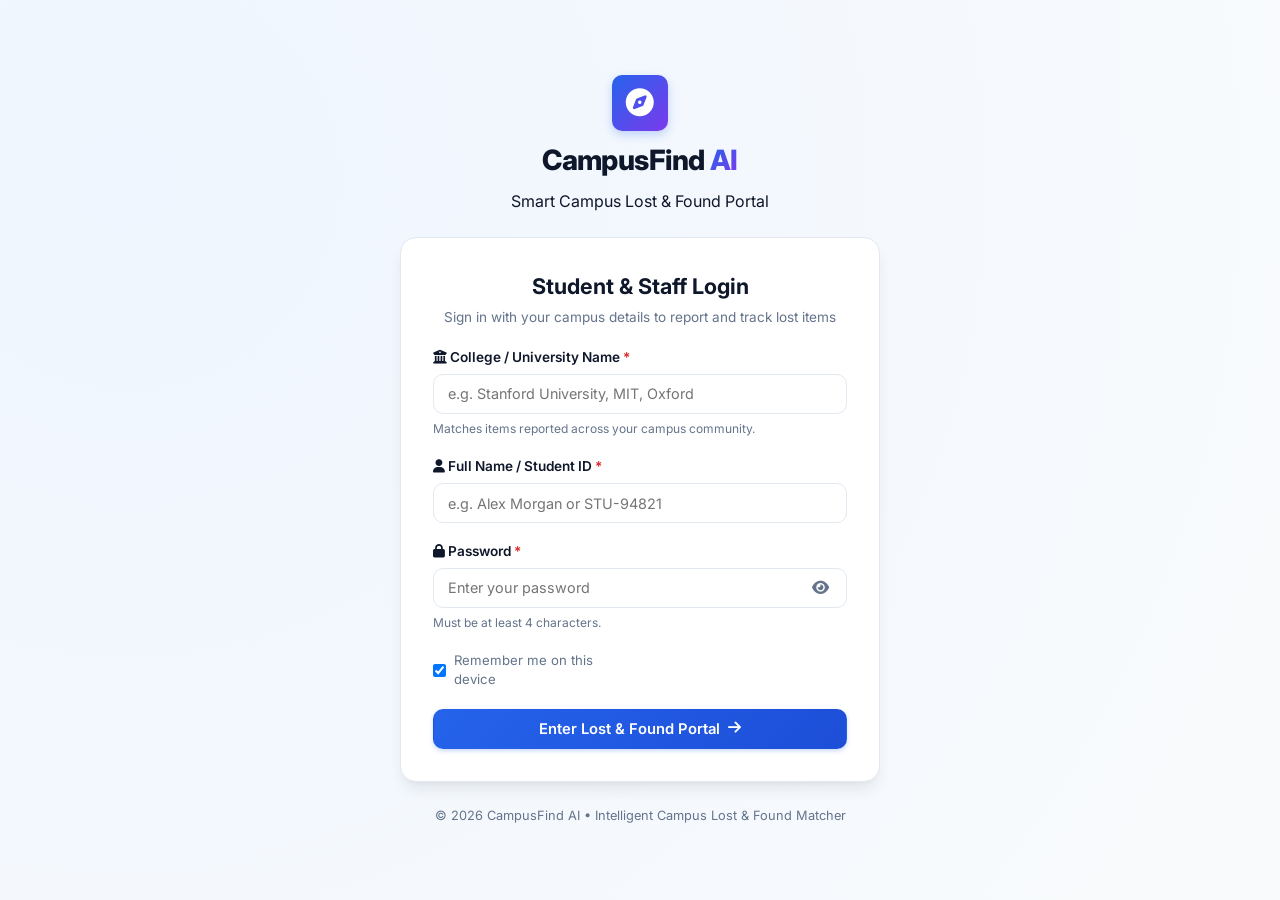
<file: index.html>
<!DOCTYPE html>
<html lang="en">
<head>
  <meta charset="UTF-8" />
  <meta name="viewport" content="width=device-width, initial-scale=1.0" />
  <title>Campus Lost &amp; Found AI Matcher</title>
  <link rel="stylesheet" href="styles.css" />
  <!-- Font Awesome for modern icons -->
  <link rel="stylesheet" href="https://cdnjs.cloudflare.com/ajax/libs/font-awesome/6.4.0/css/all.min.css" />
  <!-- Google Fonts for crisp typography -->
  <link rel="preconnect" href="https://fonts.googleapis.com">
  <link rel="preconnect" href="https://fonts.gstatic.com" crossorigin>
  <link href="https://fonts.googleapis.com/css2?family=Inter:wght@400;500;600;700;800&display=swap" rel="stylesheet">
</head>
<body>

  <!-- Top Navigation Bar -->
  <header class="navbar">
    <div class="nav-container">
      <div class="brand">
        <div class="brand-icon">
          <i class="fa-solid fa-compass"></i>
        </div>
        <div class="brand-text">
          <h1>CampusFind <span>AI</span></h1>
          <p class="tagline">Smart Campus Lost &amp; Found Matcher</p>
        </div>
      </div>

      <div class="nav-actions">
        <!-- Logged-in user profile pill -->
        <div id="userProfileBadge" class="user-profile-badge" style="display: none;">
          <div class="user-avatar"><i class="fa-solid fa-graduation-cap"></i></div>
          <div class="user-meta">
            <span id="navUserName" class="user-name">Student</span>
            <span id="navCollegeName" class="user-college">Campus</span>
          </div>
          <button id="logoutBtn" class="logout-btn" title="Sign out" aria-label="Sign out">
            <i class="fa-solid fa-arrow-right-from-bracket"></i>
          </button>
        </div>

        <button id="openReportModalBtn" class="btn btn-primary">
          <i class="fa-solid fa-plus-circle"></i>
          <span>Report an Item</span>
        </button>
      </div>
    </div>
  </header>

  <!-- Main Container -->
  <main class="main-container">

    <!-- Hero / Stats Dashboard -->
    <section class="stats-section">
      <div class="stat-card">
        <div class="stat-icon lost-icon"><i class="fa-solid fa-magnifying-glass"></i></div>
        <div class="stat-info">
          <h3 id="statLostCount">0</h3>
          <p>Lost Items</p>
        </div>
      </div>
      <div class="stat-card">
        <div class="stat-icon found-icon"><i class="fa-solid fa-hand-holding-heart"></i></div>
        <div class="stat-info">
          <h3 id="statFoundCount">0</h3>
          <p>Found Items</p>
        </div>
      </div>
      <div class="stat-card">
        <div class="stat-icon reunited-icon"><i class="fa-solid fa-circle-check"></i></div>
        <div class="stat-info">
          <h3 id="statReunitedCount">0</h3>
          <p>Reunited</p>
        </div>
      </div>
      <div class="stat-card ai-badge-card">
        <div class="stat-icon ai-icon"><i class="fa-solid fa-wand-magic-sparkles"></i></div>
        <div class="stat-info">
          <h3 id="statMatchRate">Auto</h3>
          <p>AI Compatibility Engine</p>
        </div>
      </div>
    </section>

    <!-- Controls: Search & Filters -->
    <section class="controls-section">
      <!-- Search Input Container with distinct separated icon box -->
      <div class="search-input-group">
        <div class="search-icon-box" aria-hidden="true">
          <i class="fa-solid fa-magnifying-glass"></i>
        </div>
        <input 
          type="text" 
          id="searchInput" 
          placeholder="Search items by title, description, color, brand..."
          aria-label="Search items"
        />
        <button id="clearSearchBtn" class="clear-search-btn" title="Clear search" style="display: none;">
          <i class="fa-solid fa-xmark"></i>
        </button>
      </div>

      <!-- Filter Controls Row -->
      <div class="filter-controls-row">
        <!-- Status Filter Tabs -->
        <div class="filter-tabs" id="statusFilterTabs" role="tablist">
          <button class="tab-btn active" data-filter="all">All Items</button>
          <button class="tab-btn tab-lost" data-filter="lost">
            <span class="dot dot-lost"></span> Lost
          </button>
          <button class="tab-btn tab-found" data-filter="found">
            <span class="dot dot-found"></span> Found
          </button>
          <button class="tab-btn tab-resolved" data-filter="resolved">
            <span class="dot dot-resolved"></span> Reunited
          </button>
        </div>

        <!-- Dropdown Filters -->
        <div class="dropdown-filters">
          <div class="select-wrapper">
            <i class="fa-solid fa-shapes"></i>
            <select id="categoryFilter" aria-label="Filter by category">
              <option value="all">All Categories</option>
              <option value="Electronics">Electronics</option>
              <option value="Cards & IDs">Cards &amp; IDs</option>
              <option value="Bags & Backpacks">Bags &amp; Backpacks</option>
              <option value="Books & Stationery">Books &amp; Stationery</option>
              <option value="Keys & Accessories">Keys &amp; Accessories</option>
              <option value="Clothing & Wearables">Clothing &amp; Wearables</option>
              <option value="Bottles & Tumblers">Bottles &amp; Tumblers</option>
              <option value="Other">Other</option>
            </select>
          </div>

          <div class="select-wrapper">
            <i class="fa-solid fa-location-dot"></i>
            <select id="locationFilter" aria-label="Filter by location">
              <option value="all">All Campus Locations</option>
              <option value="Main Library">Main Library</option>
              <option value="Student Cafeteria">Student Cafeteria</option>
              <option value="Science & Engineering Block">Science &amp; Engineering Block</option>
              <option value="Sports Complex & Gym">Sports Complex &amp; Gym</option>
              <option value="Auditorium / Lecture Halls">Auditorium / Lecture Halls</option>
              <option value="Student Union Building">Student Union Building</option>
              <option value="Campus Bus / Parking">Campus Bus / Parking</option>
              <option value="Hostel / Dormitories">Hostel / Dormitories</option>
              <option value="Other Campus Area">Other Campus Area</option>
            </select>
          </div>

          <button id="resetFiltersBtn" class="btn btn-secondary btn-icon-only" title="Reset all filters">
            <i class="fa-solid fa-rotate-left"></i>
          </button>
        </div>
      </div>
    </section>

    <!-- Feed Header & Results Counter -->
    <div class="feed-header">
      <h2 id="feedHeading">All Reported Items</h2>
      <span id="resultsCountBadge" class="results-badge">Showing 0 items</span>
    </div>

    <!-- Items Grid Feed -->
    <section class="items-grid" id="itemsGrid">
      <!-- Cards dynamically injected by app.js -->
    </section>

    <!-- Empty State Message -->
    <div id="emptyState" class="empty-state" style="display: none;">
      <div class="empty-icon">
        <i class="fa-solid fa-box-open"></i>
      </div>
      <h3>No matching items found</h3>
      <p>Try adjusting your search keywords, clearing filters, or report a new lost/found item.</p>
      <button id="emptyReportBtn" class="btn btn-primary">Report an Item</button>
    </div>

  </main>

  <!-- Footer -->
  <footer class="footer">
    <div class="footer-container">
      <p>&copy; 2026 CampusFind AI &bull; Intelligent Campus Lost &amp; Found</p>
      <div class="footer-actions">
        <button id="resetSampleDataBtn" class="link-btn" title="Reload sample data">
          <i class="fa-solid fa-rotate"></i> Reset Demo Data
        </button>
      </div>
    </div>
  </footer>

  <!-- ============================================== -->
  <!-- MODAL: REPORT ITEM (LOST / FOUND)             -->
  <!-- ============================================== -->
  <div id="reportModal" class="modal-overlay" aria-hidden="true" role="dialog">
    <div class="modal-card">
      <div class="modal-header">
        <div class="modal-title-wrapper">
          <i class="fa-solid fa-file-circle-plus"></i>
          <h2>Report a Campus Item</h2>
        </div>
        <button id="closeReportModalBtn" class="close-modal-btn" aria-label="Close modal">&times;</button>
      </div>

      <form id="reportForm" class="modal-form" novalidate>
        <!-- Type Selector (Lost vs Found) -->
        <div class="form-group">
          <label class="form-label">Report Type <span class="required">*</span></label>
          <div class="type-toggle-group">
            <label class="type-option">
              <input type="radio" name="itemType" value="lost" checked />
              <div class="type-pill pill-lost">
                <i class="fa-solid fa-circle-exclamation"></i>
                <span>I Lost This Item</span>
              </div>
            </label>
            <label class="type-option">
              <input type="radio" name="itemType" value="found" />
              <div class="type-pill pill-found">
                <i class="fa-solid fa-hand-holding-heart"></i>
                <span>I Found This Item</span>
              </div>
            </label>
          </div>
        </div>

        <!-- Item Title -->
        <div class="form-group">
          <label for="itemTitle" class="form-label">Item Name / Title <span class="required">*</span></label>
          <input 
            type="text" 
            id="itemTitle" 
            placeholder="e.g. Blue Hydro Flask, Apple AirPods Pro, Student ID Card"
            required 
            maxlength="80"
          />
          <small class="form-hint">Be specific with brand, model, or distinctive words.</small>
        </div>

        <!-- 2-Column Row: Category & Color -->
        <div class="form-row">
          <div class="form-group">
            <label for="itemCategory" class="form-label">Category <span class="required">*</span></label>
            <select id="itemCategory" required>
              <option value="" disabled selected>Select category...</option>
              <option value="Electronics">Electronics</option>
              <option value="Cards & IDs">Cards &amp; IDs</option>
              <option value="Bags & Backpacks">Bags &amp; Backpacks</option>
              <option value="Books & Stationery">Books &amp; Stationery</option>
              <option value="Keys & Accessories">Keys &amp; Accessories</option>
              <option value="Clothing & Wearables">Clothing &amp; Wearables</option>
              <option value="Bottles & Tumblers">Bottles &amp; Tumblers</option>
              <option value="Other">Other</option>
            </select>
            <!-- Custom input revealed when 'Other' is chosen -->
            <input 
              type="text" 
              id="itemCategoryOther" 
              class="other-input" 
              placeholder="Please specify category..." 
              style="display: none;" 
              maxlength="40" 
            />
          </div>

          <div class="form-group">
            <label for="itemColor" class="form-label">Primary Color <span class="required">*</span></label>
            <select id="itemColor" required>
              <option value="" disabled selected>Select color...</option>
              <option value="Black">Black</option>
              <option value="White">White</option>
              <option value="Blue">Blue</option>
              <option value="Red">Red</option>
              <option value="Green">Green</option>
              <option value="Gray / Silver">Gray / Silver</option>
              <option value="Gold / Yellow">Gold / Yellow</option>
              <option value="Brown">Brown</option>
              <option value="Purple / Pink">Purple / Pink</option>
              <option value="Multi-color / Pattern">Multi-color / Pattern</option>
              <option value="Other">Other</option>
            </select>
            <!-- Custom input revealed when 'Other' is chosen -->
            <input 
              type="text" 
              id="itemColorOther" 
              class="other-input" 
              placeholder="Please specify color..." 
              style="display: none;" 
              maxlength="30" 
            />
          </div>
        </div>

        <!-- 2-Column Row: Location & Date -->
        <div class="form-row">
          <div class="form-group">
            <label for="itemLocation" class="form-label">Campus Location <span class="required">*</span></label>
            <select id="itemLocation" required>
              <option value="" disabled selected>Select location...</option>
              <option value="Main Library">Main Library</option>
              <option value="Student Cafeteria">Student Cafeteria</option>
              <option value="Science & Engineering Block">Science &amp; Engineering Block</option>
              <option value="Sports Complex & Gym">Sports Complex &amp; Gym</option>
              <option value="Auditorium / Lecture Halls">Auditorium / Lecture Halls</option>
              <option value="Student Union Building">Student Union Building</option>
              <option value="Campus Bus / Parking">Campus Bus / Parking</option>
              <option value="Hostel / Dormitories">Hostel / Dormitories</option>
              <option value="Other">Other Campus Area</option>
            </select>
            <!-- Custom input revealed when 'Other' is chosen -->
            <input 
              type="text" 
              id="itemLocationOther" 
              class="other-input" 
              placeholder="Please specify location (e.g. Tennis Court)..." 
              style="display: none;" 
              maxlength="60" 
            />
          </div>

          <div class="form-group">
            <label for="itemDate" class="form-label">Date (Lost/Found) <span class="required">*</span></label>
            <input type="date" id="itemDate" required />
          </div>
        </div>

        <!-- Detailed Description -->
        <div class="form-group">
          <label for="itemDescription" class="form-label">Detailed Description <span class="required">*</span></label>
          <textarea 
            id="itemDescription" 
            rows="3" 
            placeholder="Include unique stickers, scratches, case material, brand, model numbers, or where exactly it was left/spotted..."
            required
            maxlength="400"
          ></textarea>
          <small class="form-hint">The AI uses these keywords to calculate match scores!</small>
        </div>

        <!-- Contact Information -->
        <div class="form-row">
          <div class="form-group">
            <label for="contactName" class="form-label">Your Name <span class="required">*</span></label>
            <input type="text" id="contactName" placeholder="e.g. Sarah Jenkins" required />
          </div>
          <div class="form-group">
            <label for="contactInfo" class="form-label">Contact (Email / Phone) <span class="required">*</span></label>
            <input type="text" id="contactInfo" placeholder="e.g. s.jenkins@campus.edu" required />
          </div>
        </div>

        <!-- Optional Image URL -->
        <div class="form-group">
          <label for="itemImage" class="form-label">Image URL <span class="optional">(Optional)</span></label>
          <input type="url" id="itemImage" placeholder="https://images.unsplash.com/... (optional photo link)" />
        </div>

        <!-- Form Actions -->
        <div class="modal-actions">
          <button type="button" id="cancelReportBtn" class="btn btn-secondary">Cancel</button>
          <button type="submit" class="btn btn-primary">
            <i class="fa-solid fa-paper-plane"></i> Submit Report
          </button>
        </div>
      </form>
    </div>
  </div>

  <!-- ============================================== -->
  <!-- MODAL: AI MATCH VIEWER                         -->
  <!-- ============================================== -->
  <div id="matchModal" class="modal-overlay" aria-hidden="true" role="dialog">
    <div class="modal-card modal-large">
      <div class="modal-header">
        <div class="modal-title-wrapper">
          <i class="fa-solid fa-wand-magic-sparkles ai-sparkle-icon"></i>
          <div>
            <h2>AI Match Suggestions</h2>
            <p class="modal-subtitle">Heuristic Multi-Factor Compatibility Analysis</p>
          </div>
        </div>
        <button id="closeMatchModalBtn" class="close-modal-btn" aria-label="Close modal">&times;</button>
      </div>

      <div class="modal-body">
        <!-- Target Item Summary Banner -->
        <div id="targetItemSummary" class="target-item-summary">
          <!-- Injected dynamically -->
        </div>

        <!-- Matches Header -->
        <div class="matches-section-header">
          <h3>
            <i class="fa-solid fa-chart-pie"></i> Potential Matches Found 
            <span id="matchCandidateCount" class="badge">0</span>
          </h3>
          <p class="match-hint">Matches are computed using category alignment, keyword text similarity, location proximity, color matching, and timeline plausibility.</p>
        </div>

        <!-- Matches List -->
        <div id="matchesContainer" class="matches-list">
          <!-- Injected dynamically -->
        </div>
      </div>

      <div class="modal-actions">
        <button id="closeMatchModalFooterBtn" class="btn btn-secondary">Close</button>
      </div>
    </div>
  </div>

  <!-- Toast Notification Container -->
  <div id="toastContainer" class="toast-container" aria-live="polite"></div>

  <!-- Application Script -->
  <script src="app.js"></script>
</body>
</html>
</file>
<file: styles.css>
/* ==========================================================================
   Campus Lost-and-Found AI Matcher - Main Stylesheet
   Modern, responsive, accessible design for college students and staff
   ========================================================================== */

/* --- CSS Variables / Design Tokens --- */
:root {
  --primary: #2563eb;
  --primary-hover: #1d4ed8;
  --primary-light: #eff6ff;
  --primary-border: #bfdbfe;

  --ai-purple: #7c3aed;
  --ai-purple-hover: #6d28d9;
  --ai-light: #f5f3ff;
  --ai-border: #ddd6fe;
  --ai-glow: rgba(124, 58, 237, 0.2);

  --lost-color: #dc2626;
  --lost-bg: #fef2f2;
  --lost-border: #fecaca;

  --found-color: #059669;
  --found-bg: #ecfdf5;
  --found-border: #a7f3d0;

  --reunited-color: #0284c7;
  --reunited-bg: #f0f9ff;
  --reunited-border: #bae6fd;

  --bg-body: #f8fafc;
  --surface: #ffffff;
  --surface-alt: #f1f5f9;

  --text-main: #0f172a;
  --text-muted: #64748b;
  --text-light: #94a3b8;
  --border-color: #e2e8f0;
  --border-focus: #3b82f6;

  --radius-sm: 6px;
  --radius-md: 10px;
  --radius-lg: 16px;
  --radius-full: 9999px;

  --shadow-sm: 0 1px 2px 0 rgba(0, 0, 0, 0.05);
  --shadow-md: 0 4px 6px -1px rgba(0, 0, 0, 0.08), 0 2px 4px -2px rgba(0, 0, 0, 0.05);
  --shadow-lg: 0 10px 15px -3px rgba(0, 0, 0, 0.08), 0 4px 6px -4px rgba(0, 0, 0, 0.04);
  --shadow-xl: 0 20px 25px -5px rgba(0, 0, 0, 0.1), 0 8px 10px -6px rgba(0, 0, 0, 0.05);

  --transition-fast: 0.15s ease;
  --transition-normal: 0.25s ease;
  --font-family: 'Inter', system-ui, -apple-system, BlinkMacSystemFont, 'Segoe UI', Roboto, sans-serif;
}

/* --- Global Reset & Base Setup --- */
*, *::before, *::after {
  box-sizing: border-box;
  margin: 0;
  padding: 0;
}

html {
  font-size: 16px;
  scroll-behavior: smooth;
}

body {
  font-family: var(--font-family);
  background-color: var(--bg-body);
  color: var(--text-main);
  line-height: 1.5;
  min-height: 100vh;
  display: flex;
  flex-direction: column;
  -webkit-font-smoothing: antialiased;
}

/* --- Buttons Base Styles --- */
.btn {
  display: inline-flex;
  align-items: center;
  justify-content: center;
  gap: 0.5rem;
  font-family: inherit;
  font-size: 0.925rem;
  font-weight: 600;
  padding: 0.625rem 1.15rem;
  border-radius: var(--radius-md);
  border: 1px solid transparent;
  cursor: pointer;
  transition: var(--transition-fast);
  text-decoration: none;
  white-space: nowrap;
}

.btn:active {
  transform: scale(0.98);
}

.btn-primary {
  background: linear-gradient(135deg, var(--primary), var(--primary-hover));
  color: #ffffff;
  box-shadow: 0 2px 4px rgba(37, 99, 235, 0.25);
}

.btn-primary:hover {
  background: linear-gradient(135deg, var(--primary-hover), #1e40af);
  box-shadow: 0 4px 8px rgba(37, 99, 235, 0.35);
}

.btn-secondary {
  background-color: #ffffff;
  color: var(--text-main);
  border-color: var(--border-color);
}

.btn-secondary:hover {
  background-color: var(--surface-alt);
  border-color: #cbd5e1;
}

.btn-ai {
  background: linear-gradient(135deg, var(--ai-purple), #9333ea);
  color: #ffffff;
  border: none;
  box-shadow: 0 2px 6px var(--ai-glow);
}

.btn-ai:hover {
  background: linear-gradient(135deg, var(--ai-purple-hover), #7e22ce);
  box-shadow: 0 4px 10px rgba(124, 58, 237, 0.4);
}

.btn-sm {
  padding: 0.4rem 0.75rem;
  font-size: 0.825rem;
}

.btn-block {
  width: 100%;
}

.btn-icon-only {
  padding: 0.625rem;
  min-width: 42px;
  min-height: 42px;
}

/* --- Top Navigation Bar --- */
.navbar {
  background-color: rgba(255, 255, 255, 0.95);
  backdrop-filter: blur(8px);
  border-bottom: 1px solid var(--border-color);
  position: sticky;
  top: 0;
  z-index: 100;
  box-shadow: var(--shadow-sm);
}

.nav-container {
  max-width: 1240px;
  margin: 0 auto;
  padding: 0.85rem 1.5rem;
  display: flex;
  align-items: center;
  justify-content: space-between;
  gap: 1rem;
}

.brand {
  display: flex;
  align-items: center;
  gap: 0.85rem;
  text-decoration: none;
}

.brand-icon {
  width: 44px;
  height: 44px;
  border-radius: var(--radius-md);
  background: linear-gradient(135deg, var(--primary), var(--ai-purple));
  color: #ffffff;
  display: flex;
  align-items: center;
  justify-content: center;
  font-size: 1.35rem;
  box-shadow: 0 4px 10px rgba(37, 99, 235, 0.25);
}

.brand-text h1 {
  font-size: 1.35rem;
  font-weight: 800;
  color: var(--text-main);
  line-height: 1.1;
  letter-spacing: -0.02em;
}

.brand-text h1 span {
  color: var(--ai-purple);
  background: linear-gradient(135deg, var(--primary), var(--ai-purple));
  -webkit-background-clip: text;
  -webkit-text-fill-color: transparent;
}

.brand-text .tagline {
  font-size: 0.75rem;
  color: var(--text-muted);
  font-weight: 500;
}

.nav-actions {
  display: flex;
  align-items: center;
  gap: 1rem;
}

/* Logged-in User Profile Badge */
.user-profile-badge {
  display: flex;
  align-items: center;
  gap: 0.6rem;
  background-color: var(--surface-alt);
  padding: 0.35rem 0.75rem;
  border-radius: var(--radius-full);
  border: 1px solid var(--border-color);
}

.user-avatar {
  width: 32px;
  height: 32px;
  border-radius: 50%;
  background: linear-gradient(135deg, var(--primary), #3b82f6);
  color: #ffffff;
  display: flex;
  align-items: center;
  justify-content: center;
  font-size: 0.85rem;
}

.user-meta {
  display: flex;
  flex-direction: column;
  line-height: 1.2;
}

.user-name {
  font-size: 0.85rem;
  font-weight: 700;
  color: var(--text-main);
}

.user-college {
  font-size: 0.7rem;
  color: var(--text-muted);
  max-width: 140px;
  overflow: hidden;
  text-overflow: ellipsis;
  white-space: nowrap;
}

.logout-btn {
  background: transparent;
  border: none;
  color: var(--text-muted);
  font-size: 0.95rem;
  cursor: pointer;
  padding: 0.25rem 0.4rem;
  border-radius: var(--radius-sm);
  transition: var(--transition-fast);
}

.logout-btn:hover {
  color: var(--lost-color);
  background-color: #fee2e2;
}

/* --- Main Layout Container --- */
.main-container {
  max-width: 1240px;
  margin: 0 auto;
  padding: 1.75rem 1.5rem;
  width: 100%;
  flex: 1;
}

/* --- Hero / Stats Dashboard Section --- */
.stats-section {
  display: grid;
  grid-template-columns: repeat(auto-fit, minmax(220px, 1fr));
  gap: 1rem;
  margin-bottom: 2rem;
}

.stat-card {
  background-color: var(--surface);
  border: 1px solid var(--border-color);
  border-radius: var(--radius-lg);
  padding: 1.25rem;
  display: flex;
  align-items: center;
  gap: 1rem;
  box-shadow: var(--shadow-sm);
  transition: var(--transition-normal);
}

.stat-card:hover {
  transform: translateY(-2px);
  box-shadow: var(--shadow-md);
  border-color: #cbd5e1;
}

.stat-icon {
  width: 52px;
  height: 52px;
  border-radius: var(--radius-md);
  display: flex;
  align-items: center;
  justify-content: center;
  font-size: 1.35rem;
  flex-shrink: 0;
}

.lost-icon {
  background-color: var(--lost-bg);
  color: var(--lost-color);
}

.found-icon {
  background-color: var(--found-bg);
  color: var(--found-color);
}

.reunited-icon {
  background-color: var(--reunited-bg);
  color: var(--reunited-color);
}

.ai-icon {
  background: var(--ai-light);
  color: var(--ai-purple);
}

.stat-info h3 {
  font-size: 1.65rem;
  font-weight: 800;
  color: var(--text-main);
  line-height: 1.1;
}

.stat-info p {
  font-size: 0.825rem;
  color: var(--text-muted);
  font-weight: 500;
  margin-top: 0.2rem;
}

.ai-badge-card {
  background: linear-gradient(135deg, #ffffff 60%, var(--ai-light) 100%);
  border-color: var(--ai-border);
}

/* --- Search & Controls Section --- */
.controls-section {
  background-color: var(--surface);
  border: 1px solid var(--border-color);
  border-radius: var(--radius-lg);
  padding: 1.25rem;
  margin-bottom: 2rem;
  box-shadow: var(--shadow-sm);
  display: flex;
  flex-direction: column;
  gap: 1rem;
}

/* Distinctly separated search input group (Icon Box + Input Field) */
.search-input-group {
  position: relative;
  width: 100%;
  display: flex;
  align-items: stretch;
  background-color: #ffffff;
  border: 1.5px solid var(--border-color);
  border-radius: var(--radius-md);
  overflow: hidden;
  box-shadow: var(--shadow-sm);
  transition: var(--transition-fast);
}

.search-input-group:focus-within {
  border-color: var(--primary);
  box-shadow: 0 0 0 3px rgba(37, 99, 235, 0.15);
}

.search-icon-box {
  display: flex;
  align-items: center;
  justify-content: center;
  padding: 0 1.2rem;
  background-color: var(--surface-alt);
  color: var(--text-muted);
  border-right: 1.5px solid var(--border-color);
  font-size: 1.05rem;
  flex-shrink: 0;
}

.search-input-group input {
  flex: 1;
  padding: 0.8rem 2.8rem 0.8rem 1rem;
  font-size: 0.95rem;
  font-family: inherit;
  border: none;
  background-color: transparent;
  color: var(--text-main);
  outline: none;
}

.search-input-group input::placeholder {
  color: var(--text-light);
}

.clear-search-btn {
  position: absolute;
  right: 0.75rem;
  top: 50%;
  transform: translateY(-50%);
  background: transparent;
  border: none;
  color: var(--text-muted);
  cursor: pointer;
  padding: 0.35rem;
  font-size: 1rem;
  border-radius: 50%;
}

.clear-search-btn:hover {
  color: var(--text-main);
}

.filter-controls-row {
  display: flex;
  flex-wrap: wrap;
  align-items: center;
  justify-content: space-between;
  gap: 1rem;
}

/* Status Filter Tabs */
.filter-tabs {
  display: flex;
  align-items: center;
  background-color: var(--surface-alt);
  padding: 0.3rem;
  border-radius: var(--radius-md);
  gap: 0.25rem;
}

.tab-btn {
  background: transparent;
  border: none;
  font-family: inherit;
  font-size: 0.85rem;
  font-weight: 600;
  color: var(--text-muted);
  padding: 0.5rem 0.9rem;
  border-radius: var(--radius-sm);
  cursor: pointer;
  transition: var(--transition-fast);
  display: flex;
  align-items: center;
  gap: 0.45rem;
}

.tab-btn:hover {
  color: var(--text-main);
}

.tab-btn.active {
  background-color: #ffffff;
  color: var(--text-main);
  box-shadow: var(--shadow-sm);
}

.dot {
  width: 8px;
  height: 8px;
  border-radius: 50%;
}

.dot-lost { background-color: var(--lost-color); }
.dot-found { background-color: var(--found-color); }
.dot-resolved { background-color: var(--reunited-color); }

/* Dropdown Filters */
.dropdown-filters {
  display: flex;
  align-items: center;
  flex-wrap: wrap;
  gap: 0.75rem;
}

.select-wrapper {
  position: relative;
  display: flex;
  align-items: center;
}

.select-wrapper i {
  position: absolute;
  left: 0.85rem;
  color: var(--text-muted);
  font-size: 0.85rem;
  pointer-events: none;
}

.select-wrapper select {
  font-family: inherit;
  font-size: 0.85rem;
  font-weight: 500;
  color: var(--text-main);
  background-color: var(--surface);
  border: 1.5px solid var(--border-color);
  border-radius: var(--radius-md);
  padding: 0.55rem 1.85rem 0.55rem 2.2rem;
  cursor: pointer;
  appearance: none;
  background-image: url("data:image/svg+xml;charset=UTF-8,%3csvg xmlns='http://www.w3.org/2000/svg' viewBox='0 0 24 24' fill='none' stroke='%2364748b' stroke-width='2' stroke-linecap='round' stroke-linejoin='round'%3e%3cpolyline points='6 9 12 15 18 9'%3e%3c/polyline%3e%3c/svg%3e");
  background-repeat: no-repeat;
  background-position: right 0.6rem center;
  background-size: 1rem;
  transition: var(--transition-fast);
}

.select-wrapper select:focus {
  outline: none;
  border-color: var(--primary);
  box-shadow: 0 0 0 3px rgba(37, 99, 235, 0.15);
}

/* --- Feed Header --- */
.feed-header {
  display: flex;
  align-items: center;
  justify-content: space-between;
  margin-bottom: 1.25rem;
  gap: 1rem;
}

.feed-header h2 {
  font-size: 1.25rem;
  font-weight: 700;
  color: var(--text-main);
}

.results-badge {
  font-size: 0.8rem;
  font-weight: 600;
  color: var(--text-muted);
  background-color: var(--surface-alt);
  padding: 0.3rem 0.75rem;
  border-radius: var(--radius-full);
}

/* --- Items Grid & Cards --- */
.items-grid {
  display: grid;
  grid-template-columns: repeat(auto-fill, minmax(320px, 1fr));
  gap: 1.5rem;
}

.item-card {
  background-color: var(--surface);
  border: 1px solid var(--border-color);
  border-radius: var(--radius-lg);
  overflow: hidden;
  display: flex;
  flex-direction: column;
  box-shadow: var(--shadow-sm);
  transition: var(--transition-normal);
  position: relative;
}

.item-card:hover {
  transform: translateY(-3px);
  box-shadow: var(--shadow-lg);
  border-color: #cbd5e1;
}

.item-card.is-reunited {
  opacity: 0.78;
}

.card-top-bar {
  padding: 0.85rem 1rem 0.5rem 1rem;
  display: flex;
  align-items: center;
  justify-content: space-between;
  gap: 0.5rem;
}

/* Badges */
.badge {
  display: inline-flex;
  align-items: center;
  gap: 0.35rem;
  font-size: 0.75rem;
  font-weight: 700;
  text-transform: uppercase;
  letter-spacing: 0.03em;
  padding: 0.3rem 0.65rem;
  border-radius: var(--radius-full);
}

.badge-lost {
  background-color: var(--lost-bg);
  color: var(--lost-color);
  border: 1px solid var(--lost-border);
}

.badge-found {
  background-color: var(--found-bg);
  color: var(--found-color);
  border: 1px solid var(--found-border);
}

.badge-reunited {
  background-color: var(--reunited-bg);
  color: var(--reunited-color);
  border: 1px solid var(--reunited-border);
}

.badge-category {
  background-color: var(--surface-alt);
  color: var(--text-muted);
  font-size: 0.75rem;
  font-weight: 600;
  padding: 0.3rem 0.6rem;
  border-radius: var(--radius-sm);
}

/* Card Visual Image or Graphic */
.card-media {
  width: 100%;
  height: 160px;
  background-color: var(--surface-alt);
  display: flex;
  align-items: center;
  justify-content: center;
  overflow: hidden;
  position: relative;
}

.card-media img {
  width: 100%;
  height: 100%;
  object-fit: cover;
  transition: transform 0.4s ease;
}

.item-card:hover .card-media img {
  transform: scale(1.04);
}

.card-placeholder-icon {
  font-size: 3rem;
  color: #cbd5e1;
}

/* Card Content Body */
.card-body {
  padding: 1rem;
  display: flex;
  flex-direction: column;
  flex: 1;
  gap: 0.65rem;
}

.card-title {
  font-size: 1.1rem;
  font-weight: 700;
  color: var(--text-main);
  line-height: 1.3;
}

.card-meta-chips {
  display: flex;
  flex-wrap: wrap;
  gap: 0.4rem;
}

.meta-chip {
  display: inline-flex;
  align-items: center;
  gap: 0.35rem;
  font-size: 0.775rem;
  font-weight: 500;
  color: var(--text-muted);
  background-color: var(--bg-body);
  border: 1px solid var(--border-color);
  padding: 0.2rem 0.55rem;
  border-radius: var(--radius-full);
}

.meta-chip i {
  color: var(--primary);
  font-size: 0.75rem;
}

.card-desc {
  font-size: 0.875rem;
  color: var(--text-muted);
  line-height: 1.45;
  display: -webkit-box;
  -webkit-line-clamp: 2;
  -webkit-box-orient: vertical;
  overflow: hidden;
  text-overflow: ellipsis;
  margin-top: 0.25rem;
}

.card-contact {
  font-size: 0.8rem;
  color: var(--text-muted);
  background-color: var(--surface-alt);
  padding: 0.5rem 0.75rem;
  border-radius: var(--radius-md);
  margin-top: auto;
  display: flex;
  flex-direction: column;
  gap: 0.15rem;
}

.card-contact strong {
  color: var(--text-main);
  font-weight: 600;
}

/* Card Actions */
.card-actions {
  padding: 0.85rem 1rem;
  background-color: #fafbfc;
  border-top: 1px solid var(--border-color);
  display: flex;
  align-items: center;
  justify-content: space-between;
  gap: 0.5rem;
}

.card-actions-right {
  display: flex;
  align-items: center;
  gap: 0.4rem;
}

.action-icon-btn {
  background: transparent;
  border: 1px solid var(--border-color);
  color: var(--text-muted);
  width: 34px;
  height: 34px;
  border-radius: var(--radius-md);
  display: flex;
  align-items: center;
  justify-content: center;
  cursor: pointer;
  transition: var(--transition-fast);
}

.action-icon-btn:hover {
  background-color: var(--surface-alt);
  color: var(--text-main);
  border-color: #cbd5e1;
}

.action-icon-btn.btn-resolve:hover {
  background-color: var(--found-bg);
  color: var(--found-color);
  border-color: var(--found-border);
}

.action-icon-btn.btn-delete:hover {
  background-color: var(--lost-bg);
  color: var(--lost-color);
  border-color: var(--lost-border);
}

/* --- Empty State View --- */
.empty-state {
  background-color: var(--surface);
  border: 2px dashed var(--border-color);
  border-radius: var(--radius-lg);
  padding: 3.5rem 2rem;
  text-align: center;
  display: flex;
  flex-direction: column;
  align-items: center;
  justify-content: center;
  gap: 1rem;
  max-width: 500px;
  margin: 2rem auto;
}

.empty-icon {
  width: 72px;
  height: 72px;
  border-radius: 50%;
  background-color: var(--surface-alt);
  color: var(--text-light);
  display: flex;
  align-items: center;
  justify-content: center;
  font-size: 2rem;
}

.empty-state h3 {
  font-size: 1.25rem;
  font-weight: 700;
  color: var(--text-main);
}

.empty-state p {
  font-size: 0.9rem;
  color: var(--text-muted);
  max-width: 360px;
}

/* --- Modals Base Styles --- */
.modal-overlay {
  position: fixed;
  inset: 0;
  background-color: rgba(15, 23, 42, 0.6);
  backdrop-filter: blur(4px);
  z-index: 1000;
  display: flex;
  align-items: center;
  justify-content: center;
  padding: 1.25rem;
  opacity: 0;
  pointer-events: none;
  transition: opacity var(--transition-normal);
}

.modal-overlay.active {
  opacity: 1;
  pointer-events: auto;
}

.modal-card {
  background-color: var(--surface);
  border-radius: var(--radius-lg);
  box-shadow: var(--shadow-xl);
  width: 100%;
  max-width: 580px;
  max-height: 90vh;
  display: flex;
  flex-direction: column;
  overflow: hidden;
  transform: translateY(20px) scale(0.98);
  transition: transform var(--transition-normal);
}

.modal-overlay.active .modal-card {
  transform: translateY(0) scale(1);
}

.modal-card.modal-large {
  max-width: 820px;
}

.modal-header {
  padding: 1.25rem 1.5rem;
  border-bottom: 1px solid var(--border-color);
  display: flex;
  align-items: center;
  justify-content: space-between;
  background-color: #fafbfc;
}

.modal-title-wrapper {
  display: flex;
  align-items: center;
  gap: 0.75rem;
}

.modal-title-wrapper i {
  font-size: 1.35rem;
  color: var(--primary);
}

.ai-sparkle-icon {
  color: var(--ai-purple) !important;
}

.modal-title-wrapper h2 {
  font-size: 1.25rem;
  font-weight: 700;
  color: var(--text-main);
  line-height: 1.2;
}

.modal-subtitle {
  font-size: 0.8rem;
  color: var(--text-muted);
}

.close-modal-btn {
  background: transparent;
  border: none;
  font-size: 1.75rem;
  line-height: 1;
  color: var(--text-muted);
  cursor: pointer;
  padding: 0.25rem;
  border-radius: var(--radius-sm);
  transition: var(--transition-fast);
}

.close-modal-btn:hover {
  color: var(--lost-color);
}

.modal-body {
  padding: 1.5rem;
  overflow-y: auto;
  display: flex;
  flex-direction: column;
  gap: 1.25rem;
}

.modal-form {
  padding: 1.5rem;
  overflow-y: auto;
  display: flex;
  flex-direction: column;
  gap: 1.15rem;
}

.modal-actions {
  padding: 1rem 1.5rem;
  border-top: 1px solid var(--border-color);
  background-color: #fafbfc;
  display: flex;
  align-items: center;
  justify-content: flex-end;
  gap: 0.75rem;
}

/* --- Form Fields & Elements --- */
.form-group {
  display: flex;
  flex-direction: column;
  gap: 0.4rem;
  width: 100%;
}

.form-row {
  display: grid;
  grid-template-columns: 1fr 1fr;
  gap: 1rem;
}

.form-label {
  font-size: 0.85rem;
  font-weight: 600;
  color: var(--text-main);
}

.required {
  color: var(--lost-color);
}

.optional {
  color: var(--text-muted);
  font-weight: normal;
  font-size: 0.775rem;
}

.form-hint {
  font-size: 0.75rem;
  color: var(--text-muted);
}

input[type="text"],
input[type="password"],
input[type="url"],
input[type="date"],
select,
textarea {
  width: 100%;
  font-family: inherit;
  font-size: 0.9rem;
  color: var(--text-main);
  background-color: #ffffff;
  border: 1.5px solid var(--border-color);
  border-radius: var(--radius-md);
  padding: 0.65rem 0.85rem;
  transition: var(--transition-fast);
}

input:focus,
select:focus,
textarea:focus {
  outline: none;
  border-color: var(--primary);
  box-shadow: 0 0 0 3px rgba(37, 99, 235, 0.15);
}

textarea {
  resize: vertical;
  min-height: 80px;
}

.other-input {
  margin-top: 0.5rem;
  border-color: #93c5fd;
  background-color: var(--primary-light);
  animation: fadeIn 0.25s ease;
}

/* Toggle Pill for Report Form (I Lost vs I Found) */
.type-toggle-group {
  display: grid;
  grid-template-columns: 1fr 1fr;
  gap: 0.75rem;
}

.type-option input[type="radio"] {
  display: none;
}

.type-pill {
  padding: 0.75rem 1rem;
  border-radius: var(--radius-md);
  border: 2px solid var(--border-color);
  background-color: var(--bg-body);
  color: var(--text-muted);
  font-weight: 600;
  font-size: 0.9rem;
  display: flex;
  align-items: center;
  justify-content: center;
  gap: 0.5rem;
  cursor: pointer;
  transition: var(--transition-fast);
}

.type-option input[type="radio"]:checked + .pill-lost {
  border-color: var(--lost-color);
  background-color: var(--lost-bg);
  color: var(--lost-color);
  box-shadow: 0 0 0 2px rgba(220, 38, 38, 0.15);
}

.type-option input[type="radio"]:checked + .pill-found {
  border-color: var(--found-color);
  background-color: var(--found-bg);
  color: var(--found-color);
  box-shadow: 0 0 0 2px rgba(5, 150, 105, 0.15);
}

/* --- AI Match Suggestions Modal Elements --- */
.target-item-summary {
  background: linear-gradient(135deg, #1e293b, #0f172a);
  color: #ffffff;
  border-radius: var(--radius-md);
  padding: 1.15rem 1.35rem;
  display: flex;
  flex-direction: column;
  gap: 0.4rem;
}

.target-header {
  display: flex;
  align-items: center;
  justify-content: space-between;
}

.target-label {
  font-size: 0.75rem;
  font-weight: 700;
  letter-spacing: 0.05em;
  text-transform: uppercase;
  color: #94a3b8;
}

.target-title {
  font-size: 1.2rem;
  font-weight: 700;
  color: #ffffff;
}

.target-meta-row {
  display: flex;
  flex-wrap: wrap;
  gap: 0.75rem;
  font-size: 0.8rem;
  color: #cbd5e1;
  margin-top: 0.25rem;
}

.target-meta-row span {
  display: inline-flex;
  align-items: center;
  gap: 0.35rem;
}

.matches-section-header {
  display: flex;
  flex-direction: column;
  gap: 0.25rem;
}

.matches-section-header h3 {
  font-size: 1.05rem;
  font-weight: 700;
  color: var(--text-main);
  display: flex;
  align-items: center;
  gap: 0.5rem;
}

.match-hint {
  font-size: 0.8rem;
  color: var(--text-muted);
}

.matches-list {
  display: flex;
  flex-direction: column;
  gap: 1rem;
}

/* Individual Match Result Card */
.match-card {
  background-color: var(--surface);
  border: 1.5px solid var(--border-color);
  border-radius: var(--radius-lg);
  padding: 1.15rem;
  display: flex;
  flex-direction: column;
  gap: 0.85rem;
  transition: var(--transition-fast);
}

.match-card:hover {
  border-color: #94a3b8;
  box-shadow: var(--shadow-md);
}

.match-card-top {
  display: flex;
  align-items: center;
  justify-content: space-between;
  gap: 1rem;
}

.match-card-info {
  display: flex;
  flex-direction: column;
  gap: 0.25rem;
}

.match-card-title {
  font-size: 1.05rem;
  font-weight: 700;
  color: var(--text-main);
}

/* AI Score Badge */
.match-score-badge {
  display: flex;
  align-items: center;
  gap: 0.4rem;
  padding: 0.4rem 0.85rem;
  border-radius: var(--radius-full);
  font-weight: 800;
  font-size: 0.95rem;
  flex-shrink: 0;
}

.score-high {
  background-color: #ecfdf5;
  color: #047857;
  border: 1.5px solid #a7f3d0;
}

.score-medium {
  background-color: #fffbeb;
  color: #b45309;
  border: 1.5px solid #fde68a;
}

.score-low {
  background-color: #f1f5f9;
  color: #64748b;
  border: 1.5px solid #e2e8f0;
}

/* Match Reasons Breakdown */
.match-reasons-box {
  background-color: var(--bg-body);
  border-radius: var(--radius-md);
  padding: 0.75rem 1rem;
  display: flex;
  flex-direction: column;
  gap: 0.4rem;
}

.match-reasons-title {
  font-size: 0.75rem;
  font-weight: 700;
  text-transform: uppercase;
  color: var(--text-muted);
}

.match-reason-tags {
  display: flex;
  flex-wrap: wrap;
  gap: 0.4rem;
}

.reason-tag {
  font-size: 0.75rem;
  font-weight: 600;
  padding: 0.2rem 0.55rem;
  border-radius: var(--radius-sm);
  background-color: #ffffff;
  border: 1px solid var(--border-color);
  color: var(--text-main);
  display: inline-flex;
  align-items: center;
  gap: 0.35rem;
}

.reason-tag.tag-match {
  background-color: #f0fdf4;
  border-color: #bbf7d0;
  color: #15803d;
}

/* Dual-Reunite Action Buttons & Notices */
.match-card-actions {
  display: flex;
  align-items: center;
  justify-content: space-between;
  flex-wrap: wrap;
  gap: 0.75rem;
  margin-top: 0.35rem;
  padding-top: 0.75rem;
  border-top: 1px dashed var(--border-color);
}

.btn-reunite-pair {
  background: linear-gradient(135deg, #059669, #047857);
  color: #ffffff;
  border: none;
  font-weight: 700;
  box-shadow: 0 2px 6px rgba(5, 150, 105, 0.25);
  transition: var(--transition-fast);
}

.btn-reunite-pair:hover {
  background: linear-gradient(135deg, #047857, #065f46);
  box-shadow: 0 4px 10px rgba(5, 150, 105, 0.35);
  transform: translateY(-1px);
}

.reunite-notice-tag {
  font-size: 0.8rem;
  color: var(--text-muted);
  display: inline-flex;
  align-items: center;
  gap: 0.4rem;
}

.paired-with-badge {
  display: inline-flex;
  align-items: center;
  gap: 0.4rem;
  font-size: 0.75rem;
  font-weight: 600;
  background-color: var(--reunited-bg);
  color: var(--reunited-color);
  border: 1px solid var(--reunited-border);
  padding: 0.25rem 0.6rem;
  border-radius: var(--radius-sm);
  margin-top: 0.35rem;
}

.awaiting-owner-pill {
  font-size: 0.75rem;
  font-weight: 600;
  color: #d97706;
  background-color: #fffbeb;
  border: 1px solid #fde68a;
  padding: 0.25rem 0.6rem;
  border-radius: var(--radius-full);
  display: inline-flex;
  align-items: center;
  gap: 0.35rem;
}

/* --- Auth / Login Page Styles (`login.html`) --- */
.auth-page-body {
  background: radial-gradient(circle at 10% 20%, #eff6ff 0%, #f8fafc 90%);
  display: flex;
  align-items: center;
  justify-content: center;
  padding: 2rem 1.25rem;
}

.auth-container {
  width: 100%;
  max-width: 480px;
  display: flex;
  flex-direction: column;
  gap: 1.5rem;
}

.auth-brand {
  display: flex;
  flex-direction: column;
  align-items: center;
  text-align: center;
  gap: 0.5rem;
}

.auth-icon {
  width: 56px;
  height: 56px;
  font-size: 1.75rem;
}

.auth-brand h1 {
  font-size: 1.75rem;
  font-weight: 800;
  letter-spacing: -0.02em;
}

.auth-brand h1 span {
  background: linear-gradient(135deg, var(--primary), var(--ai-purple));
  -webkit-background-clip: text;
  -webkit-text-fill-color: transparent;
}

.auth-card {
  background-color: var(--surface);
  border: 1px solid var(--border-color);
  border-radius: var(--radius-lg);
  padding: 2rem;
  box-shadow: var(--shadow-lg);
  display: flex;
  flex-direction: column;
  gap: 1.25rem;
}

.auth-header {
  text-align: center;
}

.auth-header h2 {
  font-size: 1.35rem;
  font-weight: 700;
  color: var(--text-main);
}

.auth-header p {
  font-size: 0.85rem;
  color: var(--text-muted);
  margin-top: 0.25rem;
}

.auth-alert {
  background-color: var(--lost-bg);
  border: 1px solid var(--lost-border);
  color: var(--lost-color);
  padding: 0.75rem 1rem;
  border-radius: var(--radius-md);
  font-size: 0.85rem;
  font-weight: 500;
  display: flex;
  align-items: center;
  gap: 0.65rem;
}

.auth-form {
  display: flex;
  flex-direction: column;
  gap: 1.15rem;
}

.password-input-wrapper {
  position: relative;
  display: flex;
  align-items: center;
}

.toggle-password-btn {
  position: absolute;
  right: 0.75rem;
  background: transparent;
  border: none;
  color: var(--text-muted);
  cursor: pointer;
  padding: 0.35rem;
  font-size: 0.95rem;
}

.toggle-password-btn:hover {
  color: var(--text-main);
}

.remember-label {
  display: inline-flex;
  align-items: center;
  gap: 0.5rem;
  font-size: 0.825rem;
  color: var(--text-muted);
  cursor: pointer;
}

.demo-login-box {
  background-color: var(--surface-alt);
  border: 1px dashed var(--border-color);
  border-radius: var(--radius-md);
  padding: 0.85rem 1rem;
  display: flex;
  flex-direction: column;
  gap: 0.4rem;
  font-size: 0.8rem;
  color: var(--text-muted);
}

.auth-footer {
  text-align: center;
  font-size: 0.8rem;
  color: var(--text-muted);
}

/* --- Footer --- */
.footer {
  background-color: var(--surface);
  border-top: 1px solid var(--border-color);
  margin-top: auto;
  padding: 1.25rem 1.5rem;
}

.footer-container {
  max-width: 1240px;
  margin: 0 auto;
  display: flex;
  align-items: center;
  justify-content: space-between;
  flex-wrap: wrap;
  gap: 1rem;
  font-size: 0.825rem;
  color: var(--text-muted);
}

.link-btn {
  background: transparent;
  border: none;
  color: var(--primary);
  font-family: inherit;
  font-size: 0.825rem;
  font-weight: 600;
  cursor: pointer;
  display: inline-flex;
  align-items: center;
  gap: 0.35rem;
}

.link-btn:hover {
  text-decoration: underline;
}

/* --- Toast Notifications --- */
.toast-container {
  position: fixed;
  bottom: 1.5rem;
  right: 1.5rem;
  z-index: 2000;
  display: flex;
  flex-direction: column;
  gap: 0.75rem;
  pointer-events: none;
}

.toast {
  background-color: #1e293b;
  color: #ffffff;
  padding: 0.85rem 1.25rem;
  border-radius: var(--radius-md);
  box-shadow: var(--shadow-lg);
  display: flex;
  align-items: center;
  gap: 0.65rem;
  font-size: 0.9rem;
  font-weight: 500;
  pointer-events: auto;
  animation: slideToast 0.3s ease, fadeOut 0.3s ease 2.7s forwards;
}

.toast.toast-success {
  background-color: #065f46;
  border: 1px solid #059669;
}

.toast.toast-error {
  background-color: #991b1b;
  border: 1px solid #dc2626;
}

/* --- Animations --- */
@keyframes fadeIn {
  from { opacity: 0; transform: translateY(-4px); }
  to { opacity: 1; transform: translateY(0); }
}

@keyframes slideToast {
  from { opacity: 0; transform: translateY(20px); }
  to { opacity: 1; transform: translateY(0); }
}

@keyframes fadeOut {
  to { opacity: 0; transform: translateY(10px); }
}

/* --- Responsive Media Queries --- */
@media (max-width: 768px) {
  .nav-container {
    padding: 0.75rem 1rem;
  }

  .main-container {
    padding: 1.25rem 1rem;
  }

  .stats-section {
    grid-template-columns: repeat(2, 1fr);
  }

  .filter-controls-row {
    flex-direction: column;
    align-items: stretch;
  }

  .dropdown-filters {
    width: 100%;
    justify-content: space-between;
  }

  .select-wrapper {
    flex: 1;
  }

  .select-wrapper select {
    width: 100%;
  }

  .form-row {
    grid-template-columns: 1fr;
    gap: 0.85rem;
  }

  .user-college {
    display: none;
  }
}

@media (max-width: 480px) {
  .stats-section {
    grid-template-columns: 1fr;
  }

  .filter-tabs {
    flex-wrap: wrap;
  }

  .tab-btn {
    flex: 1;
    justify-content: center;
  }

  .dropdown-filters {
    flex-direction: column;
  }

  .select-wrapper {
    width: 100%;
  }

  .brand-text h1 {
    font-size: 1.15rem;
  }

  .brand-text .tagline {
    display: none;
  }
}
</file>
